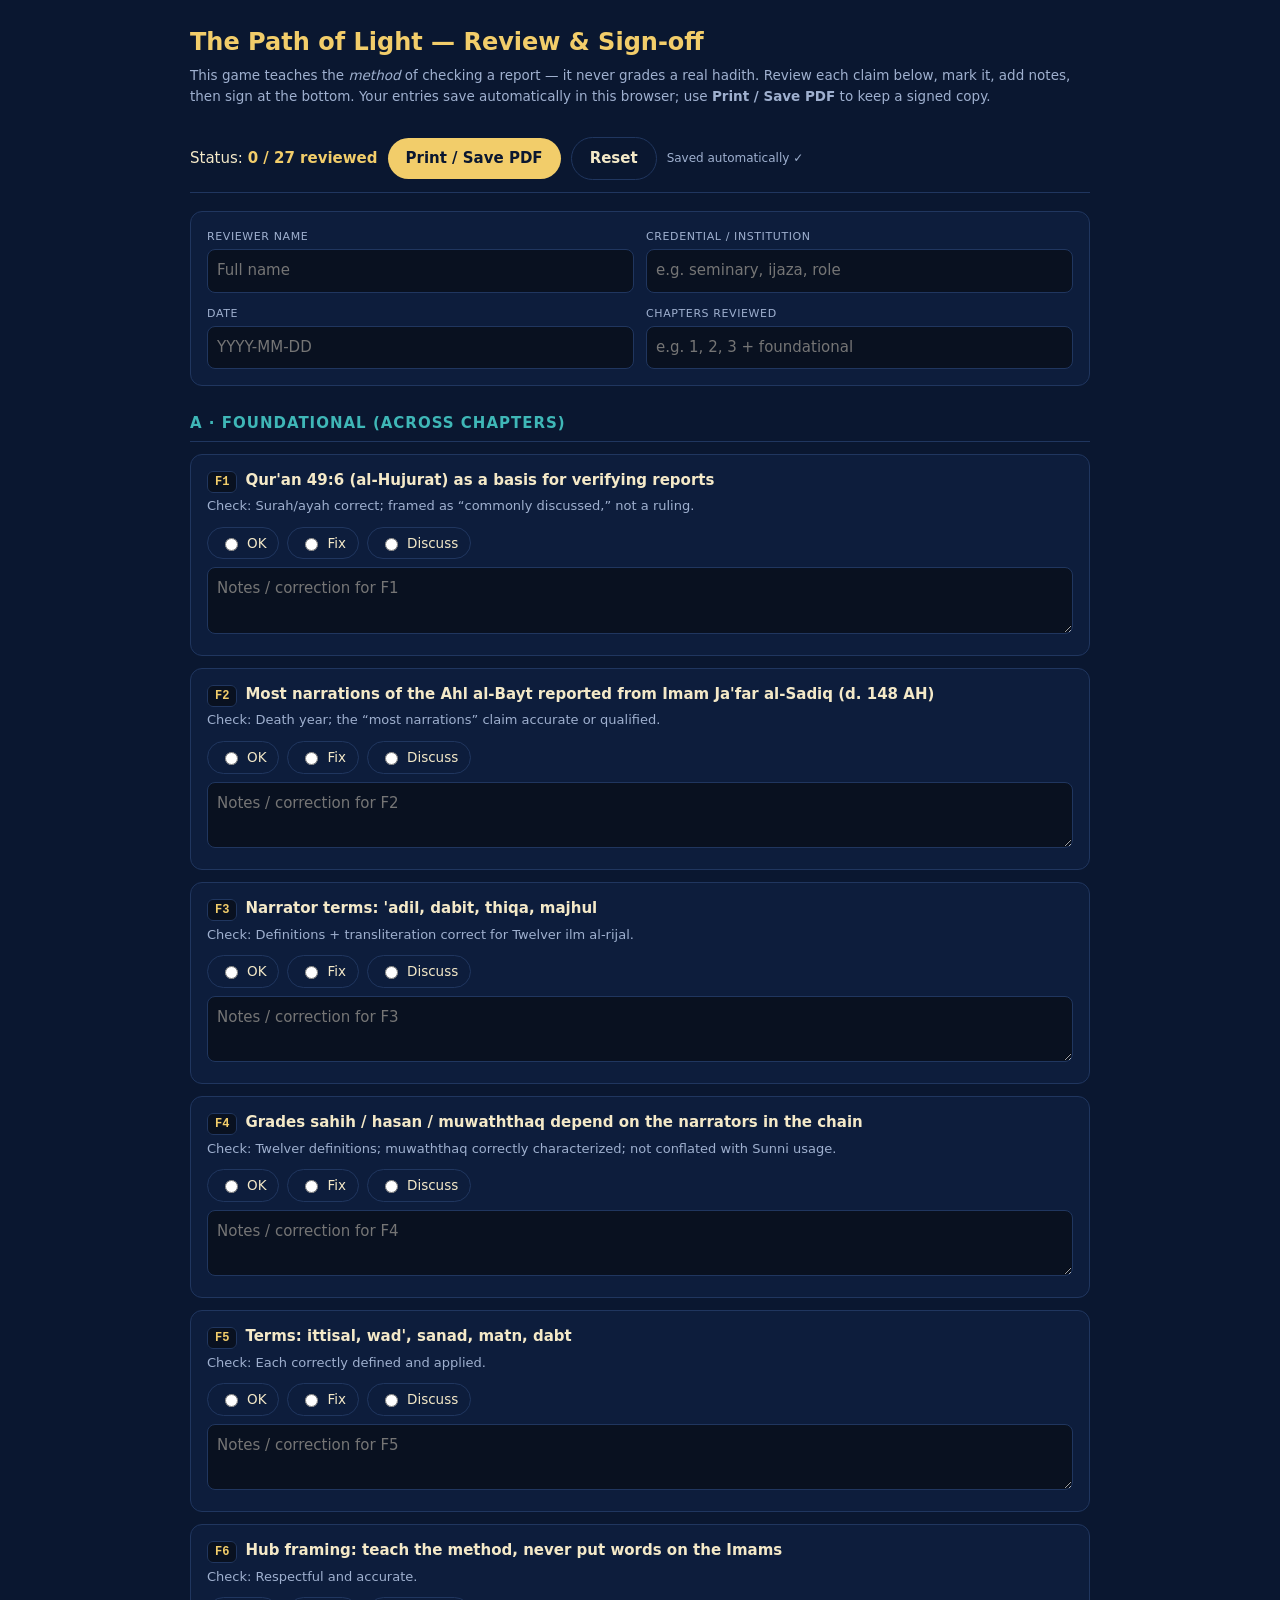
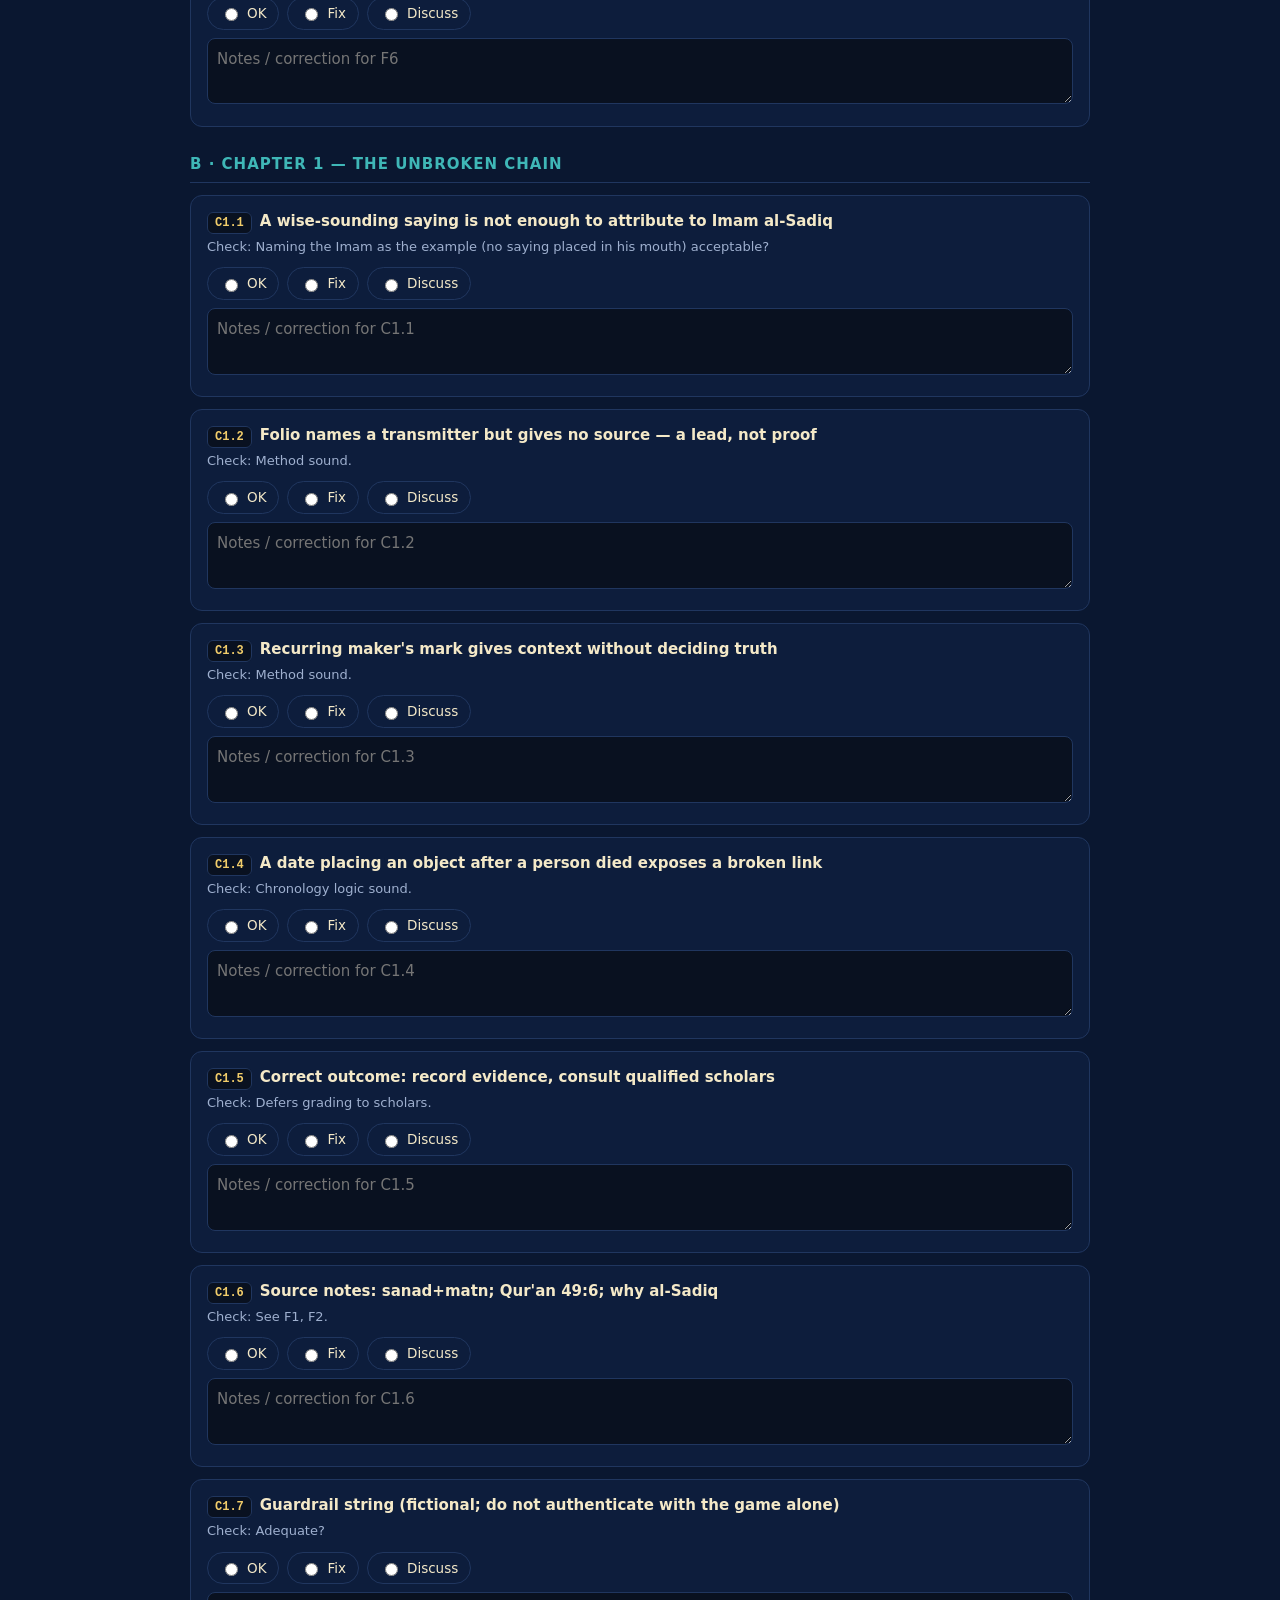
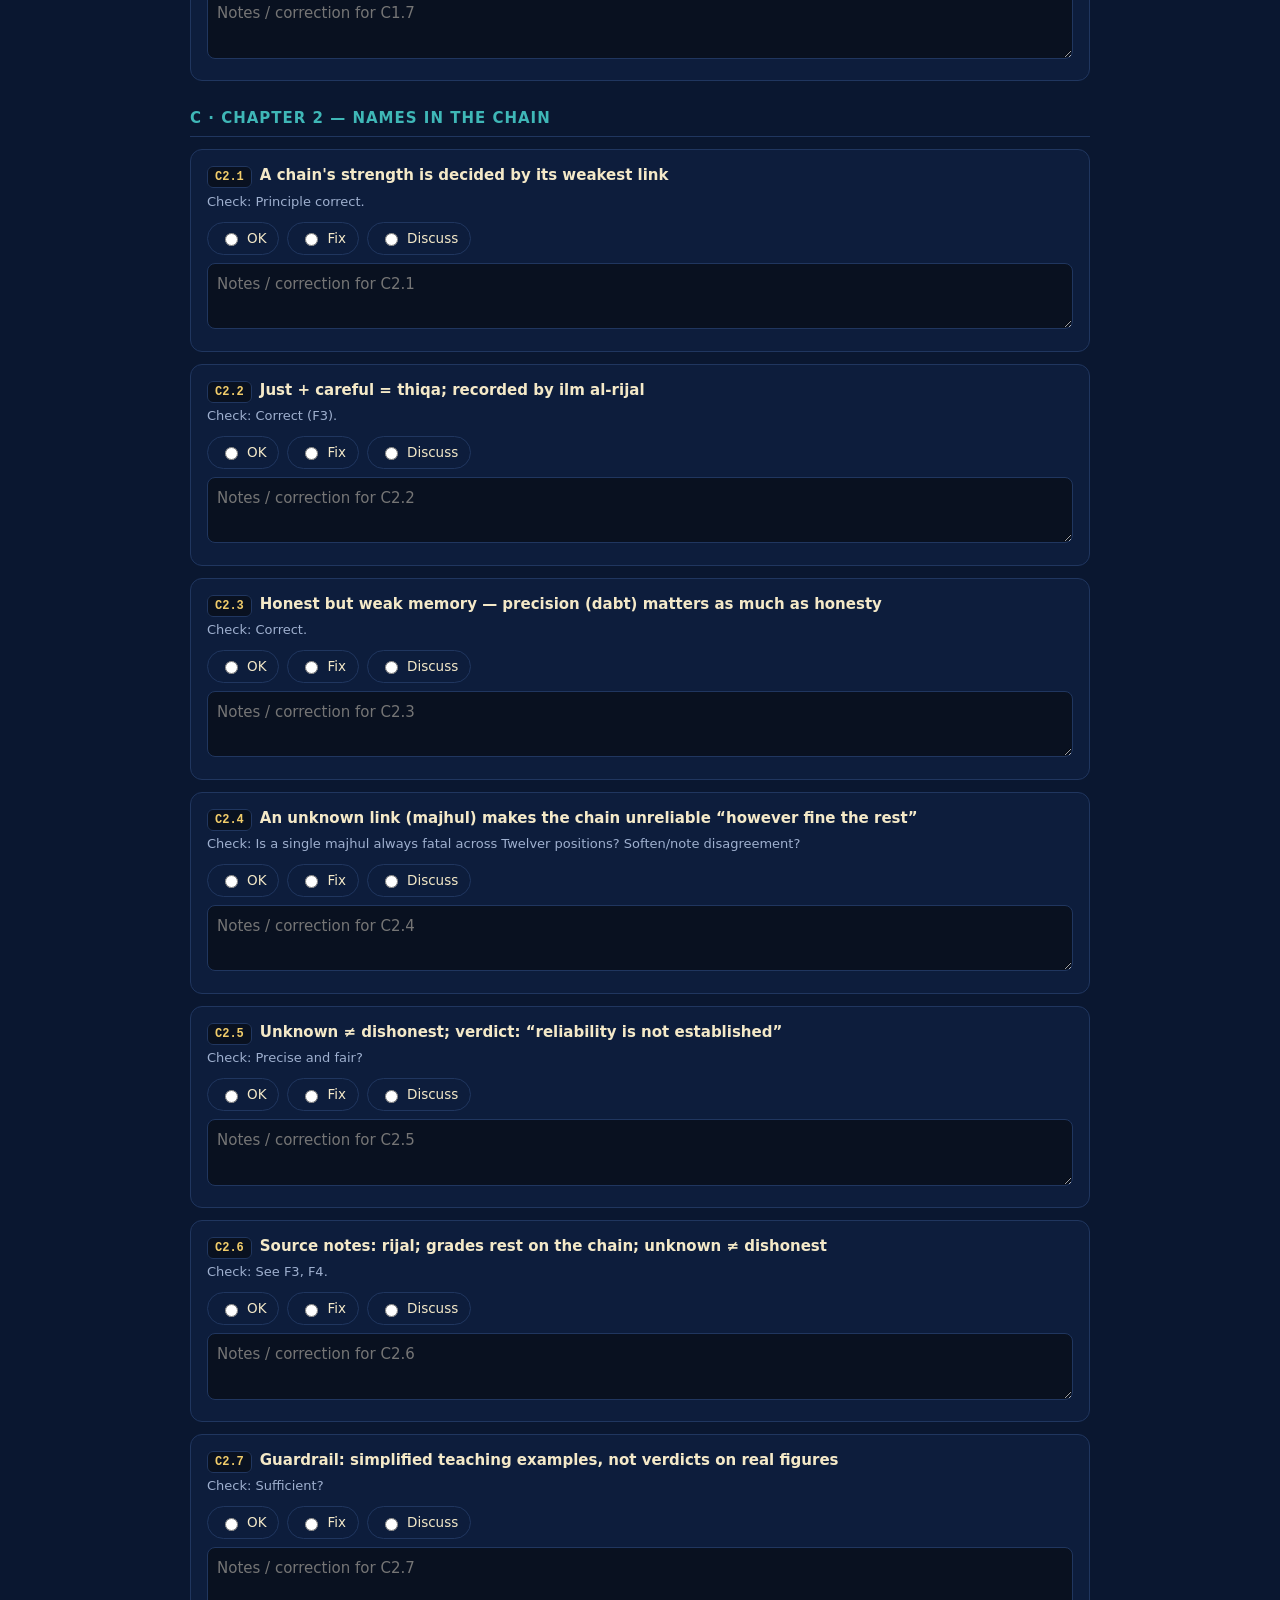
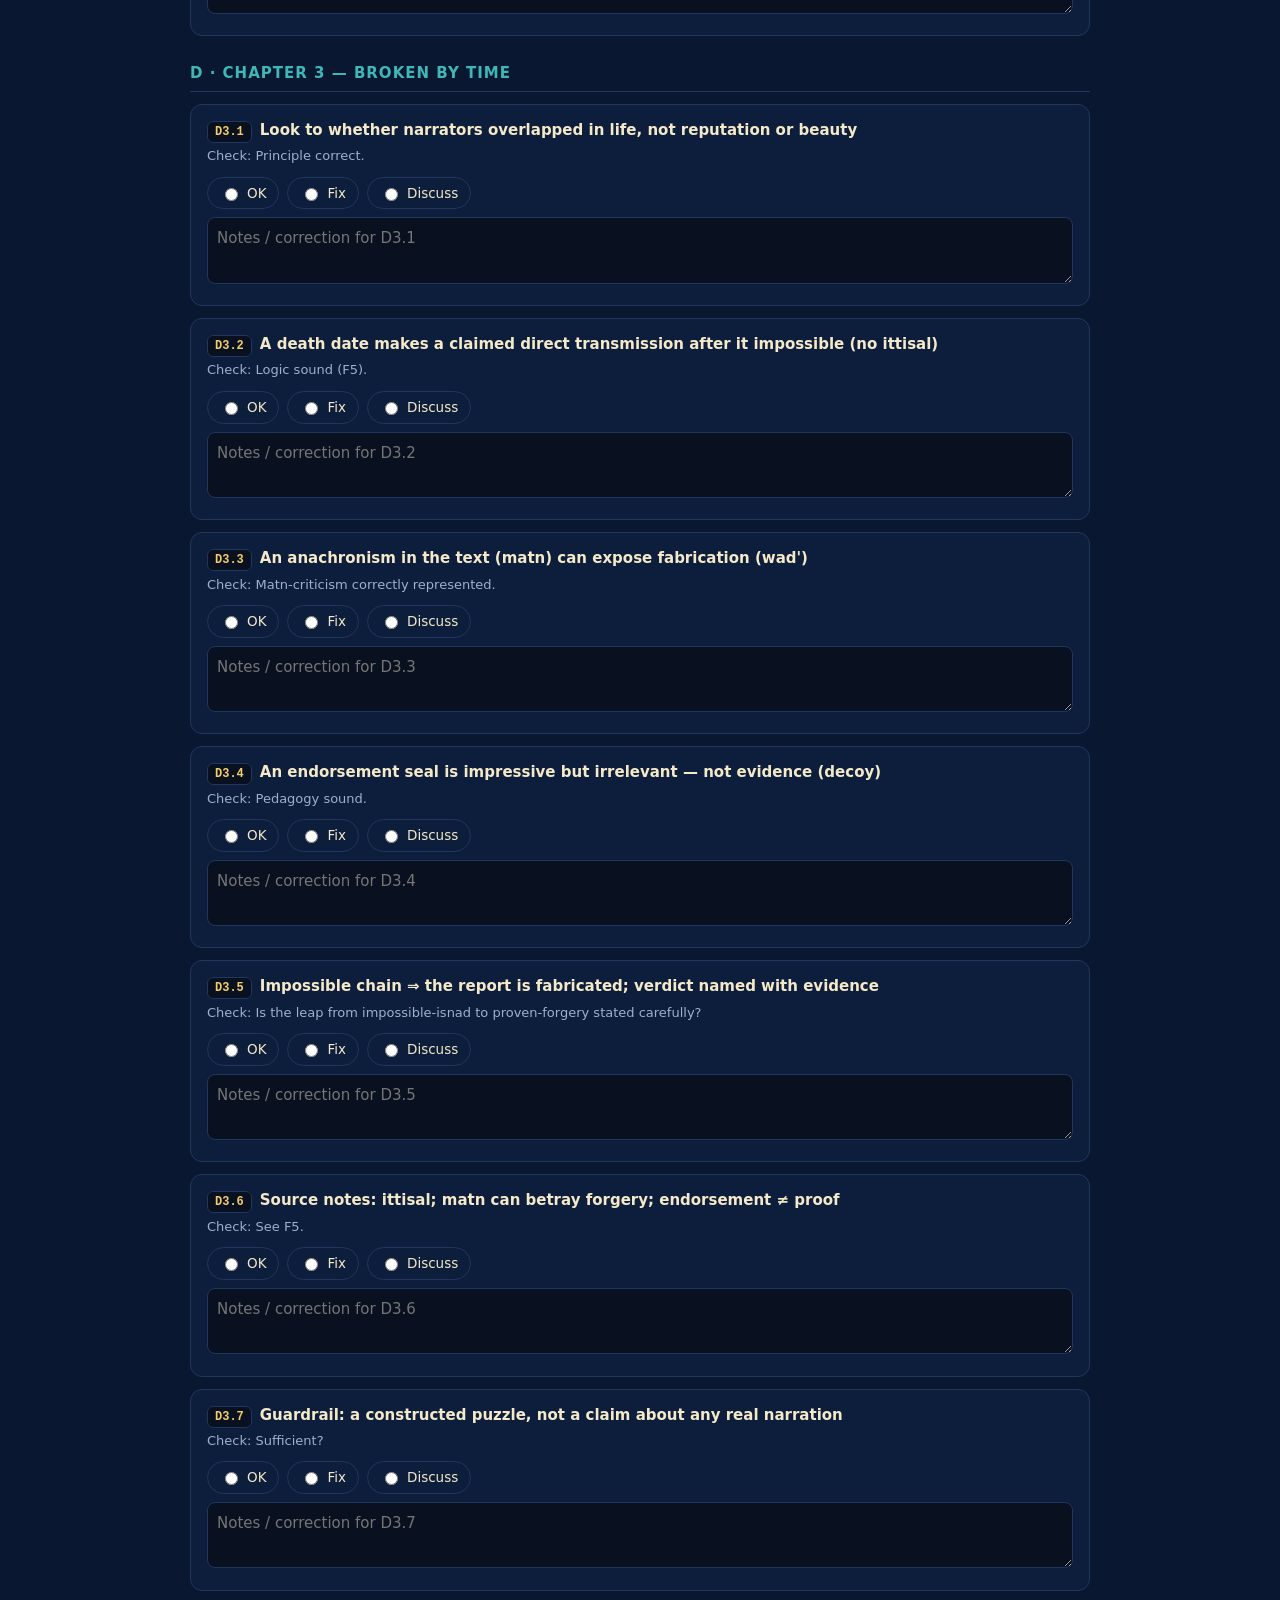
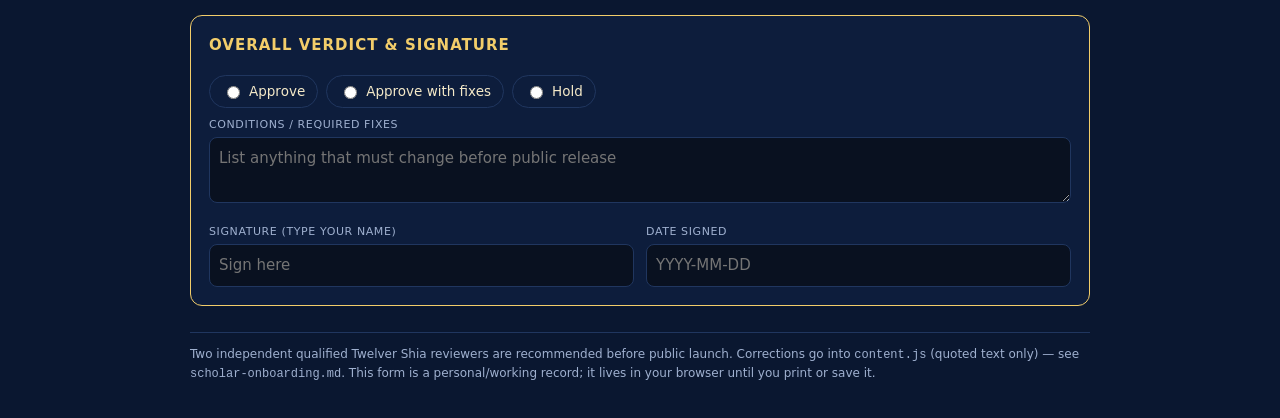
<file: docs/scholar-review.html>
<!doctype html>
<html lang="en">
<head>
<meta charset="utf-8" />
<meta name="viewport" content="width=device-width, initial-scale=1" />
<title>The Path of Light — Signable Review Form</title>
<style>
  :root{--navy:#0a1730;--panel:#0d1d3c;--line:#20365f;--gold:#f2cd6a;--teal:#3fb7b7;--ink:#f4e9c8;--muted:#9fb0cf;}
  *{box-sizing:border-box}
  body{margin:0;background:var(--navy);color:var(--ink);font:15px/1.55 system-ui,Segoe UI,sans-serif;padding:24px}
  .wrap{max-width:900px;margin:0 auto}
  h1{font-size:24px;color:var(--gold);margin:0 0 4px}
  .lead{color:var(--muted);font-size:13.5px;margin:0 0 18px}
  .bar{position:sticky;top:0;background:var(--navy);padding:12px 0;border-bottom:1px solid var(--line);display:flex;gap:10px;flex-wrap:wrap;align-items:center;z-index:5;margin-bottom:18px}
  .bar b{color:var(--gold)}
  button{font:inherit;font-weight:600;color:var(--navy);background:var(--gold);border:0;border-radius:22px;padding:9px 18px;cursor:pointer}
  button.ghost{background:transparent;color:var(--ink);border:1px solid var(--line)}
  .who{display:grid;grid-template-columns:1fr 1fr;gap:12px;background:var(--panel);border:1px solid var(--line);border-radius:12px;padding:16px;margin-bottom:22px}
  label{display:block;font-size:11px;text-transform:uppercase;letter-spacing:.6px;color:var(--muted);margin-bottom:4px}
  input[type=text],textarea{width:100%;font:inherit;color:var(--ink);background:#091120;border:1px solid var(--line);border-radius:8px;padding:9px}
  textarea{resize:vertical;min-height:44px}
  h2{font-size:15px;color:var(--teal);text-transform:uppercase;letter-spacing:1px;border-bottom:1px solid var(--line);padding-bottom:6px;margin:26px 0 12px}
  .item{background:var(--panel);border:1px solid var(--line);border-radius:12px;padding:14px 16px;margin-bottom:12px}
  .item .id{font:600 12px/1 monospace;color:var(--gold);background:#091120;border:1px solid var(--line);border-radius:6px;padding:3px 7px;margin-right:8px}
  .claim{font-weight:600}
  .check{font-size:13px;color:var(--muted);margin:4px 0 10px}
  .status{display:flex;gap:8px;flex-wrap:wrap;margin-bottom:8px}
  .status label{display:inline-flex;align-items:center;gap:6px;text-transform:none;letter-spacing:0;font-size:13.5px;color:var(--ink);border:1px solid var(--line);border-radius:20px;padding:5px 12px;margin:0;cursor:pointer}
  .status input{accent-color:var(--gold)}
  .verdict{background:var(--panel);border:1px solid var(--gold);border-radius:12px;padding:18px;margin:24px 0}
  .sign{display:grid;grid-template-columns:1fr 1fr;gap:12px;margin-top:12px}
  .note{font-size:12px;color:var(--muted);margin-top:26px;border-top:1px solid var(--line);padding-top:12px}
  @media(max-width:640px){.who,.sign{grid-template-columns:1fr}}
  @media print{body{background:#fff;color:#111;padding:0}.bar{display:none}.item,.who,.verdict{border-color:#bbb;background:#fff;break-inside:avoid}h1{color:#000}h2{color:#333}.id{color:#000;background:#eee}.check,.lead,label{color:#555}input,textarea{border-color:#bbb}}
</style>
</head>
<body>
<div class="wrap">
  <h1>The Path of Light — Review &amp; Sign-off</h1>
  <p class="lead">This game teaches the <em>method</em> of checking a report — it never grades a real hadith. Review each claim below, mark it, add notes, then sign at the bottom. Your entries save automatically in this browser; use <b>Print / Save PDF</b> to keep a signed copy.</p>

  <div class="bar">
    <span>Status: <b id="prog">0 / 0 reviewed</b></span>
    <button onclick="window.print()">Print / Save PDF</button>
    <button class="ghost" onclick="if(confirm('Clear all entries on this device?')){localStorage.removeItem(KEY);location.reload();}">Reset</button>
    <span style="color:var(--muted);font-size:12px">Saved automatically ✓</span>
  </div>

  <div class="who">
    <div><label>Reviewer name</label><input type="text" data-k="rev_name" placeholder="Full name"></div>
    <div><label>Credential / institution</label><input type="text" data-k="rev_cred" placeholder="e.g. seminary, ijaza, role"></div>
    <div><label>Date</label><input type="text" data-k="rev_date" placeholder="YYYY-MM-DD"></div>
    <div><label>Chapters reviewed</label><input type="text" data-k="rev_chaps" placeholder="e.g. 1, 2, 3 + foundational"></div>
  </div>

  <div id="list"></div>

  <div class="verdict">
    <h2 style="margin-top:0;border:0;color:var(--gold)">Overall verdict &amp; signature</h2>
    <div class="status" id="verdict">
      <label><input type="radio" name="verdict" value="approve"> Approve</label>
      <label><input type="radio" name="verdict" value="approve-fixes"> Approve with fixes</label>
      <label><input type="radio" name="verdict" value="hold"> Hold</label>
    </div>
    <label>Conditions / required fixes</label>
    <textarea data-k="conditions" placeholder="List anything that must change before public release"></textarea>
    <div class="sign">
      <div><label>Signature (type your name)</label><input type="text" data-k="sig_name" placeholder="Sign here"></div>
      <div><label>Date signed</label><input type="text" data-k="sig_date" placeholder="YYYY-MM-DD"></div>
    </div>
  </div>

  <p class="note">Two independent qualified Twelver Shia reviewers are recommended before public launch. Corrections go into <code>content.js</code> (quoted text only) — see <code>scholar-onboarding.md</code>. This form is a personal/working record; it lives in your browser until you print or save it.</p>
</div>

<script>
const KEY = "pol-review-v1";
const store = JSON.parse(localStorage.getItem(KEY) || "{}");
const ITEMS = [
 {s:"A · Foundational (across chapters)"},
 {id:"F1", t:"Qur'an 49:6 (al-Hujurat) as a basis for verifying reports", c:"Surah/ayah correct; framed as “commonly discussed,” not a ruling."},
 {id:"F2", t:"Most narrations of the Ahl al-Bayt reported from Imam Ja'far al-Sadiq (d. 148 AH)", c:"Death year; the “most narrations” claim accurate or qualified."},
 {id:"F3", t:"Narrator terms: 'adil, dabit, thiqa, majhul", c:"Definitions + transliteration correct for Twelver ilm al-rijal."},
 {id:"F4", t:"Grades sahih / hasan / muwaththaq depend on the narrators in the chain", c:"Twelver definitions; muwaththaq correctly characterized; not conflated with Sunni usage."},
 {id:"F5", t:"Terms: ittisal, wad', sanad, matn, dabt", c:"Each correctly defined and applied."},
 {id:"F6", t:"Hub framing: teach the method, never put words on the Imams", c:"Respectful and accurate."},
 {s:"B · Chapter 1 — The Unbroken Chain"},
 {id:"C1.1", t:"A wise-sounding saying is not enough to attribute to Imam al-Sadiq", c:"Naming the Imam as the example (no saying placed in his mouth) acceptable?"},
 {id:"C1.2", t:"Folio names a transmitter but gives no source — a lead, not proof", c:"Method sound."},
 {id:"C1.3", t:"Recurring maker's mark gives context without deciding truth", c:"Method sound."},
 {id:"C1.4", t:"A date placing an object after a person died exposes a broken link", c:"Chronology logic sound."},
 {id:"C1.5", t:"Correct outcome: record evidence, consult qualified scholars", c:"Defers grading to scholars."},
 {id:"C1.6", t:"Source notes: sanad+matn; Qur'an 49:6; why al-Sadiq", c:"See F1, F2."},
 {id:"C1.7", t:"Guardrail string (fictional; do not authenticate with the game alone)", c:"Adequate?"},
 {s:"C · Chapter 2 — Names in the Chain"},
 {id:"C2.1", t:"A chain's strength is decided by its weakest link", c:"Principle correct."},
 {id:"C2.2", t:"Just + careful = thiqa; recorded by ilm al-rijal", c:"Correct (F3)."},
 {id:"C2.3", t:"Honest but weak memory — precision (dabt) matters as much as honesty", c:"Correct."},
 {id:"C2.4", t:"An unknown link (majhul) makes the chain unreliable “however fine the rest”", c:"Is a single majhul always fatal across Twelver positions? Soften/note disagreement?"},
 {id:"C2.5", t:"Unknown ≠ dishonest; verdict: “reliability is not established”", c:"Precise and fair?"},
 {id:"C2.6", t:"Source notes: rijal; grades rest on the chain; unknown ≠ dishonest", c:"See F3, F4."},
 {id:"C2.7", t:"Guardrail: simplified teaching examples, not verdicts on real figures", c:"Sufficient?"},
 {s:"D · Chapter 3 — Broken by Time"},
 {id:"D3.1", t:"Look to whether narrators overlapped in life, not reputation or beauty", c:"Principle correct."},
 {id:"D3.2", t:"A death date makes a claimed direct transmission after it impossible (no ittisal)", c:"Logic sound (F5)."},
 {id:"D3.3", t:"An anachronism in the text (matn) can expose fabrication (wad')", c:"Matn-criticism correctly represented."},
 {id:"D3.4", t:"An endorsement seal is impressive but irrelevant — not evidence (decoy)", c:"Pedagogy sound."},
 {id:"D3.5", t:"Impossible chain ⇒ the report is fabricated; verdict named with evidence", c:"Is the leap from impossible-isnad to proven-forgery stated carefully?"},
 {id:"D3.6", t:"Source notes: ittisal; matn can betray forgery; endorsement ≠ proof", c:"See F5."},
 {id:"D3.7", t:"Guardrail: a constructed puzzle, not a claim about any real narration", c:"Sufficient?"}
];

const list = document.getElementById("list");
let total = 0;
ITEMS.forEach(it => {
  if (it.s) { const h = document.createElement("h2"); h.textContent = it.s; list.appendChild(h); return; }
  total++;
  const el = document.createElement("div"); el.className = "item";
  el.innerHTML =
    '<div><span class="id">'+it.id+'</span><span class="claim">'+it.t+'</span></div>'+
    '<div class="check">Check: '+it.c+'</div>'+
    '<div class="status">'+
      ['OK','Fix','Discuss'].map(v =>
        '<label><input type="radio" name="'+it.id+'_st" value="'+v+'"> '+v+'</label>').join('')+
    '</div>'+
    '<textarea data-k="'+it.id+'_note" placeholder="Notes / correction for '+it.id+'"></textarea>';
  list.appendChild(el);
});

function progress(){
  let done = 0;
  ITEMS.forEach(it => { if (it.id && store[it.id+"_st"]) done++; });
  document.getElementById("prog").textContent = done + " / " + total + " reviewed";
}

// restore
document.querySelectorAll("[data-k]").forEach(el => { if (store[el.dataset.k] != null) el.value = store[el.dataset.k]; });
document.querySelectorAll("input[type=radio]").forEach(r => { if (store[r.name] === r.value) r.checked = true; });

// autosave
function save(){ localStorage.setItem(KEY, JSON.stringify(store)); }
document.addEventListener("input", e => {
  const el = e.target;
  if (el.type === "radio") store[el.name] = el.value;
  else if (el.dataset.k) store[el.dataset.k] = el.value;
  save(); progress();
});
progress();
</script>
</body>
</html>
</file>
